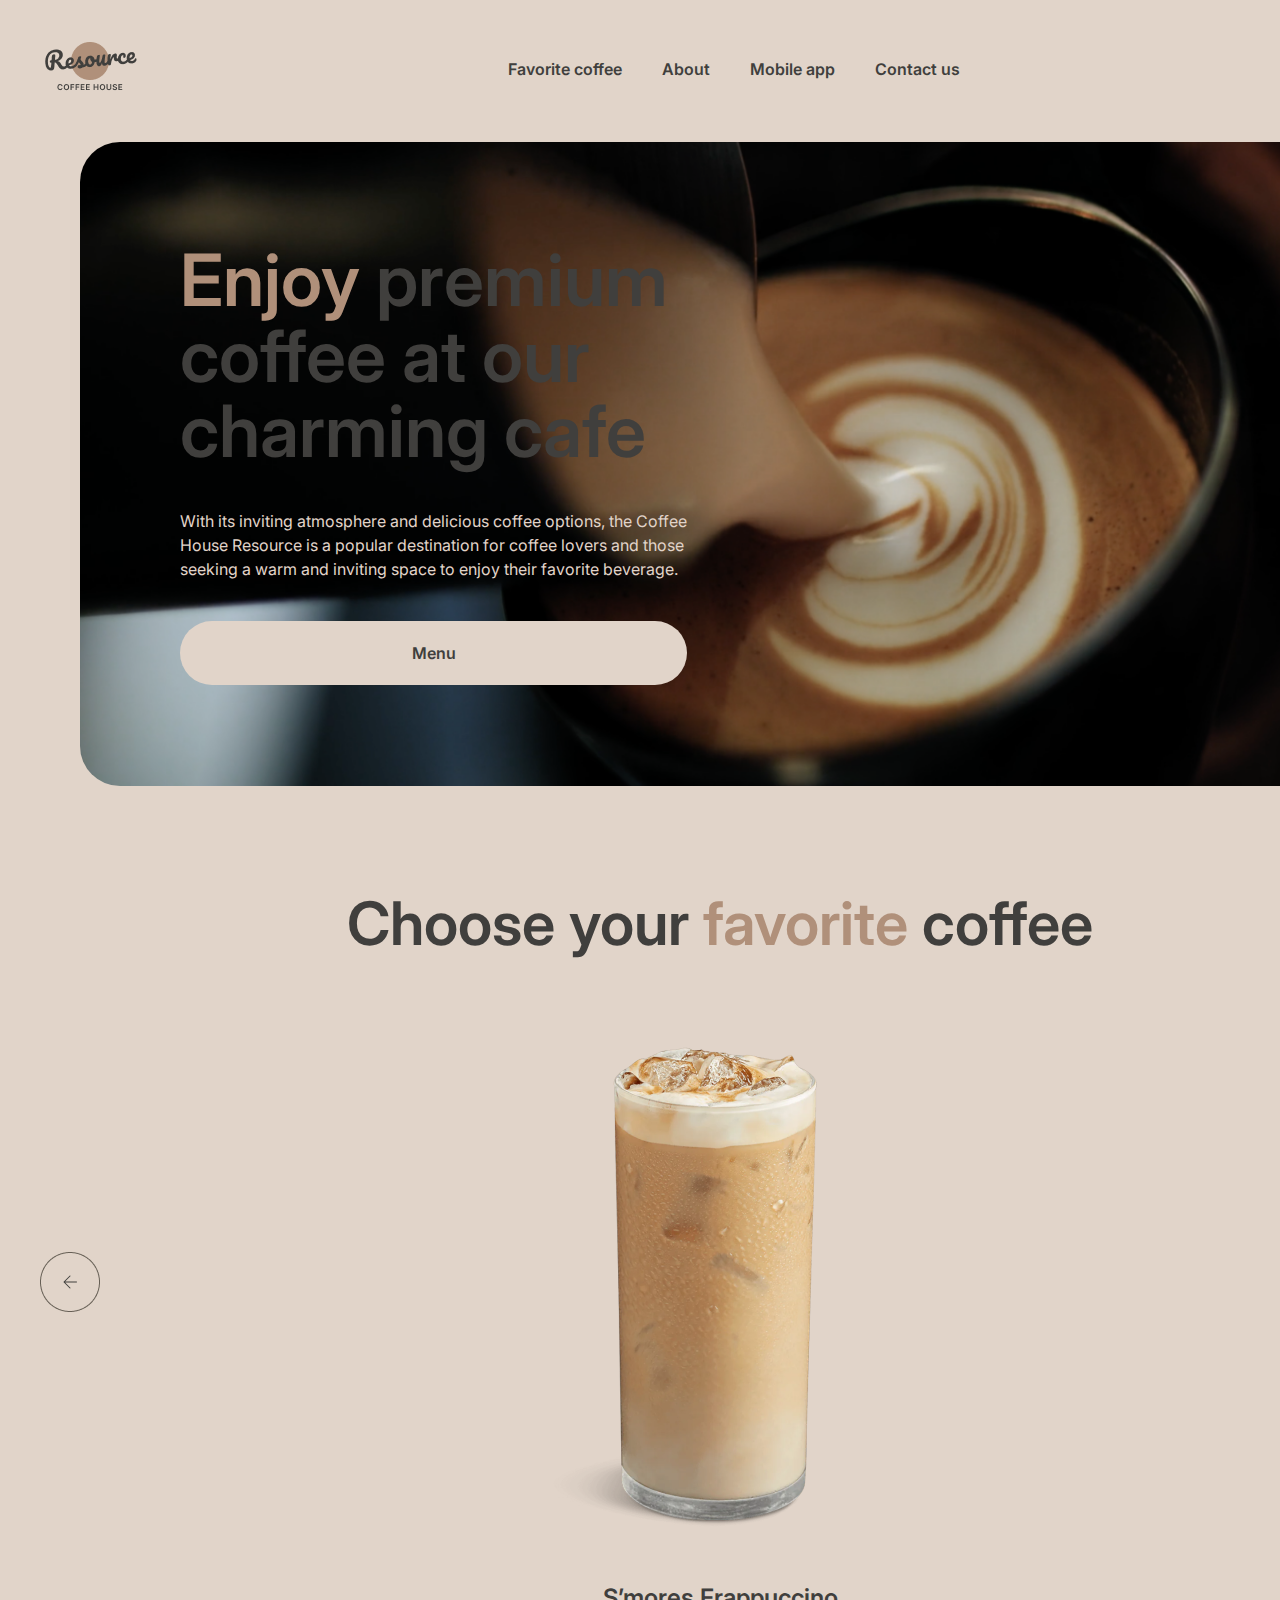
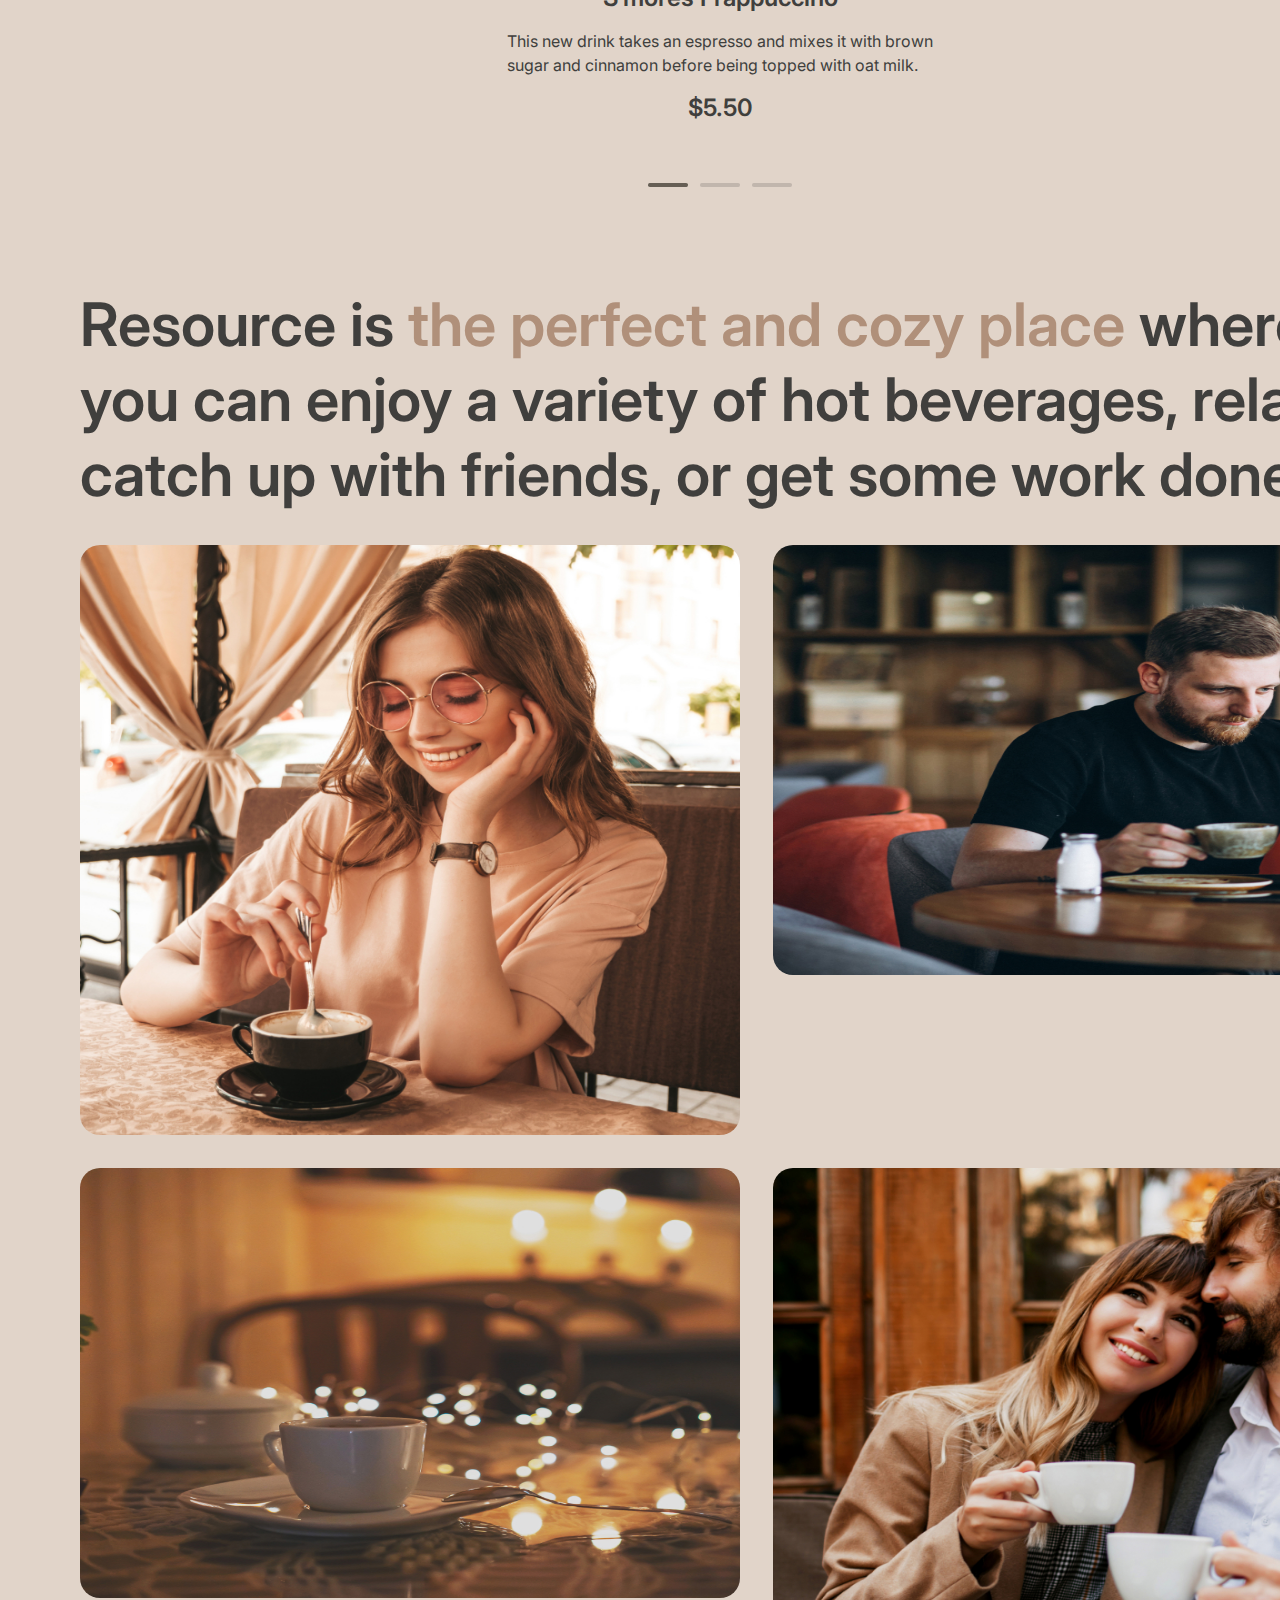
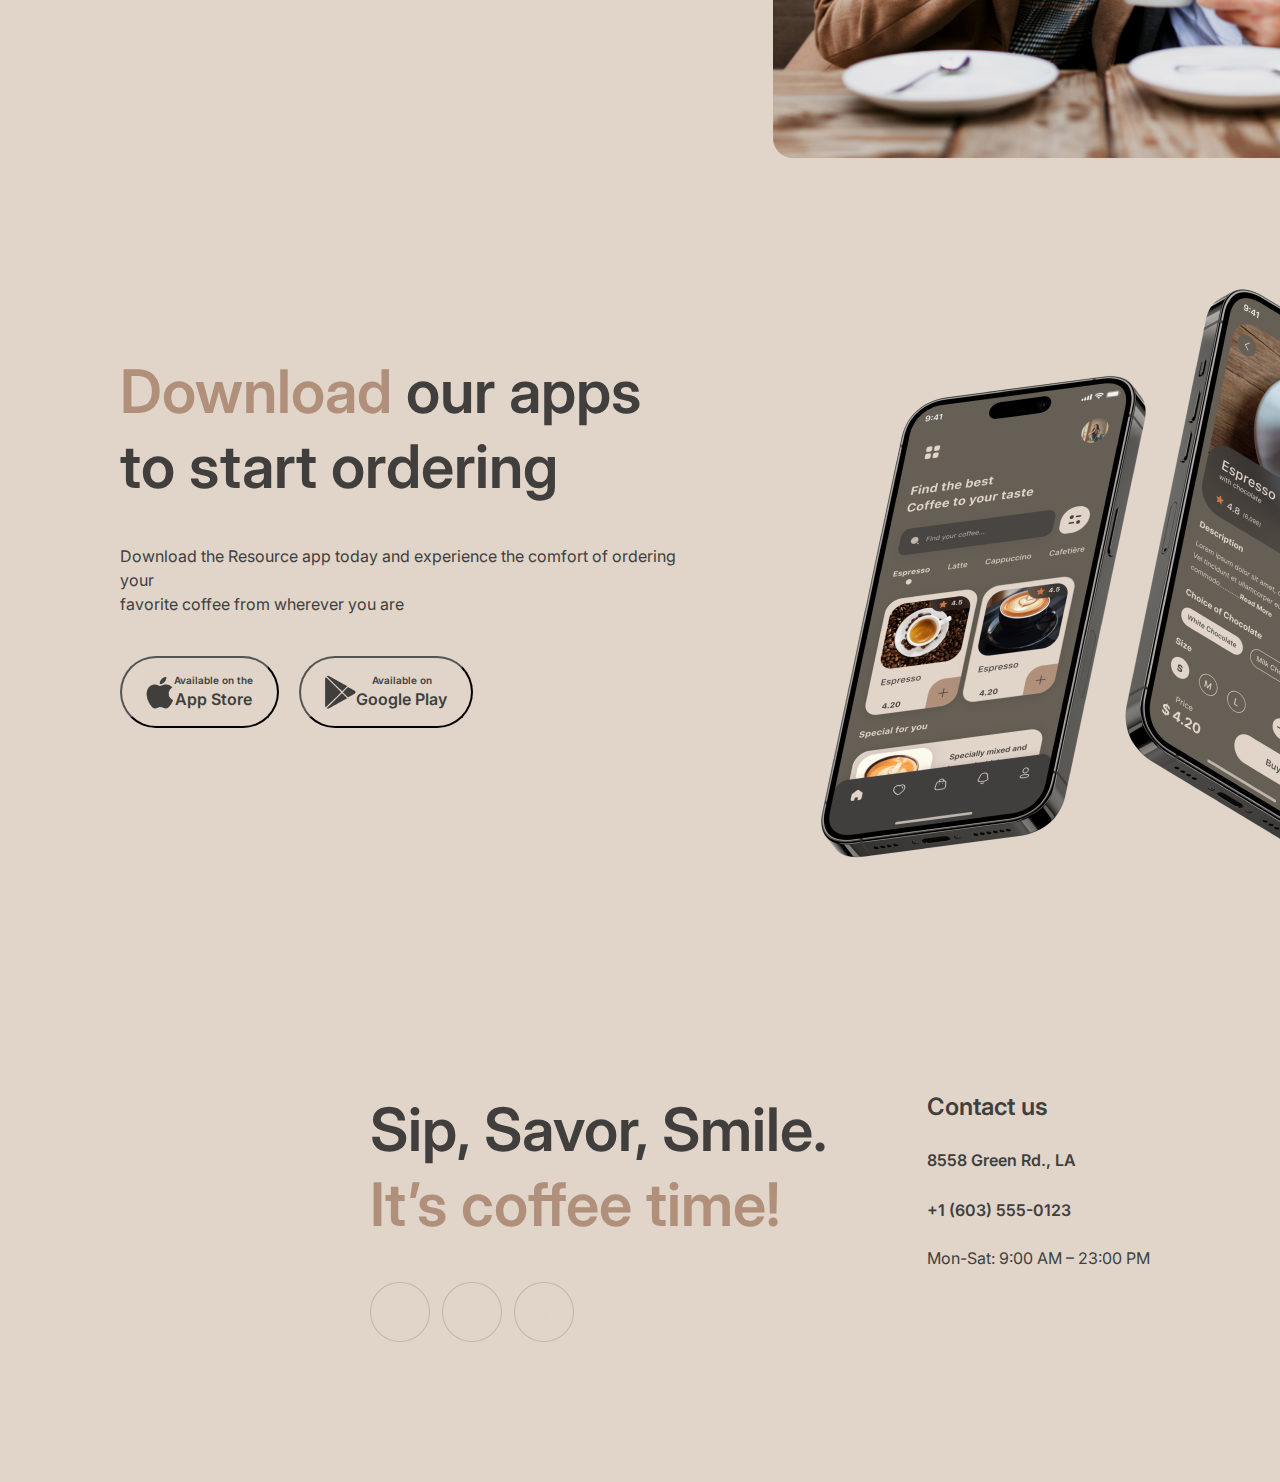
<file: index.html>
<!DOCTYPE html>
<html lang="en">
<head>
  <meta charset="UTF-8">
  <meta name="viewport" content="width=device-width, initial-scale=1.0">
  <link rel="stylesheet" href="./style.css">
  <link rel="stylesheet" href="./media.css">
  <link type="image/x-icon" href="./image/icons8-кофейные-зерна-50.png" rel="shortcut icon">
  <link type="Image/x-icon" href="./image/icons8-кофейные-зерна-50.png" rel="icon">
  <title>Coffee House</title>
  
</head>
<body>
  <header class="container">
    <nav class="nav">
      
      <a href="./"><img src="./image/header/logo-1.png" alt="logo" class="logo"></a>
      <ul class="navAbout">
        <li>Favorite coffee</li>
        <li>About</li>
        <li>Mobile app</li>
        <li>Contact us</li>
      </ul>
      <div class="navMenu">
        <a href="" >Menu </a>
      <img src="./image/header/coffee-cup.png" alt="coffee cup">
      </div>

      <div id="menuModal" class="modal">
        <div class="modal-content">
          <span class="close">&times;</span>
          <h2>Select your drink</h2>
          <button class="modal-button" onclick="selectDrink('Coffee')">Coffee</button>
          <button class="modal-button" onclick="selectDrink('Tea')">Tea</button>
          <button class="modal-button" onclick="selectDrink('Desert')">Desert</button>
        </div>
      </div>
      
    </nav>
    <div class="headerContainer" >
      <div class="headerConteinerContent">
        <h1 class="headerContainerMainText"> <span class="headerContainerEnjoy">Enjoy</span> premium <br> coffee at our <br> charming cafe</h1>
      <p class="headerContainerSimpleText">With its inviting atmosphere and delicious coffee options, the Coffee <br> House Resource is a popular destination for coffee lovers and those <br> seeking a warm and inviting space to enjoy their favorite beverage.</p>
      <button class="headerContainerButton">Menu</button>

      </div>
      
    </div>
    
  </header>
  <main class="container">
    <section class="choose">
      <p class="chooseMainText">Choose your <span class="chooseMain2">favorite</span> coffee</p>
      <div class="chooseCocktail">
        <img src="./image/choose/button-icon-dark.png" alt="" class="chooseImg">
        <img src="./image/choose/coffee-slider-1.png" alt="" >
        <img src="./image/choose/button-icon-dark (1).png" alt="" class="chooseImg">
      </div>
      <p class="chooseSmores">S’mores Frappuccino</p>
      <p class="chooseInfo">This new drink takes an espresso and mixes it with brown <br> sugar and cinnamon before being topped with oat milk.</p>
      <p class="choosePrice">$5.50</p>
      <img src="./image/choose/controls.png" alt="" class="chooseLine">
    </section>
    <section class="mid">
      <p class="midText">Resource is <span class="midText2">the perfect and cozy place</span>  where <br> you can enjoy a variety of hot beverages, relax, <br> catch up with friends, or get some work done.</p>
      <div class="midBlock">
        <img src="./image/mid/about-1 .jpg" alt="" class="midBlockImg1"><img src="./image/mid/about-3.jpg" alt="" class="midBlockImg2"><img src="./image/mid/about-2.jpg" alt="" class="midBlockImg3"><img src="./image/mid/about-4.jpg" alt="" class="midBlockImg4">
      </div>
    </section>
    <section class="container">
      <div class="download">
        <div class="downloadList">
          <p class="downloadMainText"><span class="downloadMainText2">Download</span> our apps <br> to start ordering</p>
          <p class="downloadSimpleText">Download the Resource app today and experience the comfort of ordering your <br> favorite coffee from wherever you are</p>
          <div class="downloadButtons">
            <button class="downloadButton">
              <img src="./image/download/Icon.png" alt="" class="downBtnImg"><span>
                <p class="downBtnTxt1">Available on the</p>
                <p class="downBtnTxt2">App Store</p>
              </span>
            </button>
            <button class="downloadButton">
              <img src="./image/download/Icon (1).png" alt="" class="downBtnImg"><span>
                <p class="downBtnTxt1">Available on</p>
                <p class="downBtnTxt2">Google Play</p>
              </span>
            </button>
          </div>
        </div>
        <div class="downloadPhone">
          <img src="./image/download/mobile-screens.png" alt="" class="downloadPhoneImg">
        </div>

      </div>
    </section>
  </main>
  <footer class="container">
    <div class="footerContent">
      <div class="footerContainer">
        <div class="footerRight">
          <p class="footerRightTxt">Sip, Savor, Smile. <br><span class="footerRightTxt1">It’s coffee time!</span> </p>
          <div class="footerImg">
            <img class="footerImg1" src="./image/footer/button-icon-light.png" alt="twitter">
            <img src="./image/footer/button-icon-light (1).png" alt="instagram">
            <img src="./image/footer/button-icon-light (2).png" alt="faceboock">
          </div>
        </div>
        <div class="footerLeft">
          <p class="footerLeftMainTxt">Contact us</p>
          <span class="footerContact">
            <img src="./image/footer/footerLocation.png" alt="">
            <p>8558 Green Rd.,  LA</p>
          </span>
          <span class="footerContact">
            <img src="./image/footer/footerPhone.png" alt="">
            <p>+1 (603) 555-0123</p>
          </span>
          <span class="footerContakt">
            <img src="./image/footer/footerClock.png" alt="">
            <p>Mon-Sat: 9:00 AM – 23:00 PM</p>
          </span>
        </div>
      </div>
    </div>
  </footer>

  <script>
    // Получаем элементы
    const modal = document.getElementById("menuModal");
    const menuButton = document.querySelector(".navMenu a");
    const closeButton = document.querySelector(".close");
  
    // Функция для открытия модального окна
    menuButton.onclick = function(event) {
      event.preventDefault(); // Предотвращает переход по ссылке
      modal.style.display = "block";
    }
  
    // Функция для закрытия окна
    closeButton.onclick = function() {
      modal.style.display = "none";
    }
  
    // Закрытие окна при клике вне его
    window.onclick = function(event) {
      if (event.target == modal) {
        modal.style.display = "none";
      }
    }
  
    // Функция для выбора напитка и перехода на соответствующую страницу
    function selectDrink(drink) {
      if (drink === 'Coffee') {
        window.location.href = './coffee.html'; // Переход на страницу Coffee
      } else if (drink === 'Tea') {
        window.location.href = './tea.html'; // Переход на страницу Tea
      } else if (drink === 'Desert') {
        window.location.href = './desert.html'; // Переход на страницу Desert
      }
      modal.style.display = "none";
    }
  </script>
  
  
</body>
</html>
</file>
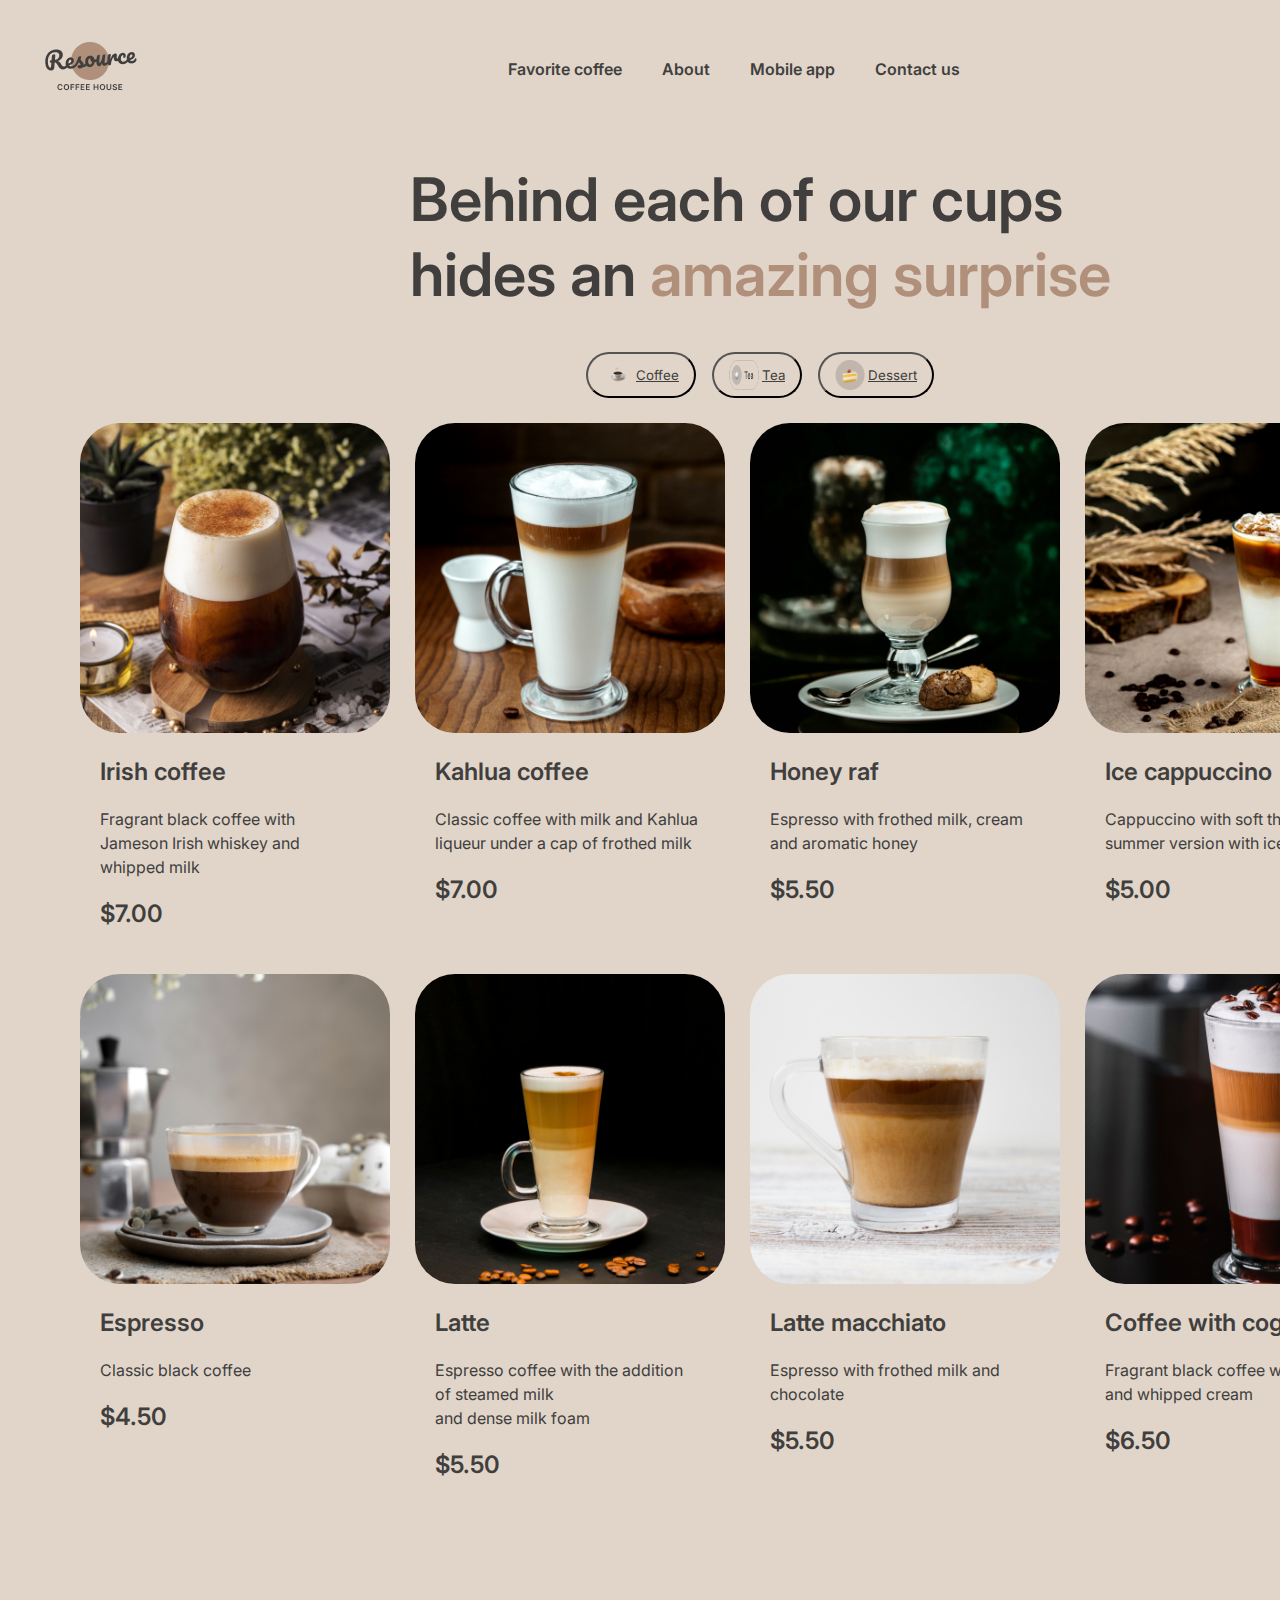
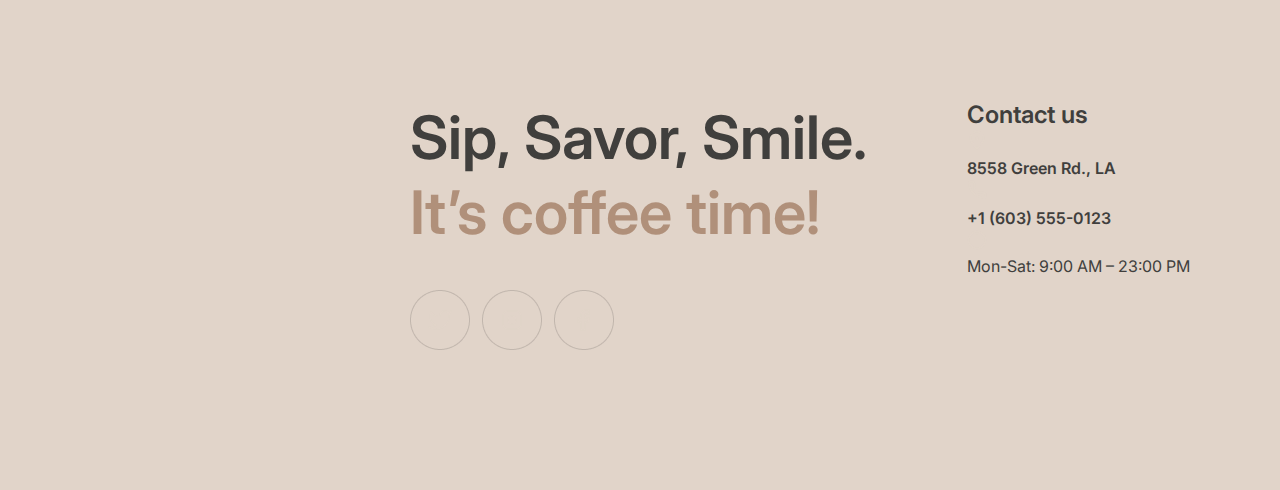
<file: coffee.html>
<!DOCTYPE html>
<html lang="en">
<head>
  <meta charset="UTF-8">
  <meta name="viewport" content="width=device-width, initial-scale=1.0">
  <link rel="stylesheet" href="./style.css">
  <link rel="stylesheet" href="./media.css">
  <link type="image/x-icon" href="./image/icons8-кофейные-зерна-50.png" rel="shortcut icon">
  <link type="Image/x-icon" href="./image/icons8-кофейные-зерна-50.png" rel="icon">
  <title>Coffee</title>
  
</head>
<body>
  <header class="container">
    <nav class="nav">
      
      <a href="./"><img src="./image/header/logo-1.png" alt="logo" class="logo"></a>
      <ul class="navAbout">
        <li>Favorite coffee</li>
        <li>About</li>
        <li>Mobile app</li>
        <li>Contact us</li>
      </ul>
      <div class="navMenu">
        <a href="" >Menu </a>
      <img src="./image/header/coffee-cup.png" alt="coffee cup">
      </div>

      <div id="menuModal" class="modal">
        <div class="modal-content">
          <span class="close">&times;</span>
          <h2>Select your drink</h2>
          <button class="modal-button" onclick="selectDrink('Coffee')">Coffee</button>
          <button class="modal-button" onclick="selectDrink('Tea')">Tea</button>
          <button class="modal-button" onclick="selectDrink('Desert')">Desert</button>
        </div>
      </div>
      
    </nav>
    
    <main class="container">
      <div class="coffeeTea">
        <p class="coffeeTeaTxt">Behind each of our cups <br> hides an <span class="coffeTeaTxt2"> amazing surprise</span></p>
        <div class="coffeeTeaButtons">
          <a href="./coffee.html"><button class="coffeeTeaButton"> <img src="./image/cofeeTea/Coffee.png" alt="coffee"> Coffee</button></a>
          <a href="./tea.html"><button class="coffeeTeaButton">  <img src="./image/cofeeTea/tea.png" alt="tea">Tea</button></a>
          <a href="./desert.html"><button class="coffeeTeaButton"><img src="./image/cofeeTea/desert.png" alt="desert">Dessert</button></a>
        </div>
      </div>

      <div class="coffee">

        <div class="coffeeCart">
          <img src="./image/coffee/coffee-1.jpg" alt="coffee1" class="coffeeCartImg">
          <p class="coffeeCartTxt1">Irish coffee</p>
          <p class="coffeeCartTxt2">Fragrant black coffee with <br> Jameson Irish whiskey and <br> whipped milk</p>
          <p class="coffeeCartPrice">$7.00</p>
        </div>

        <div class="coffeeCart">
          <img src="./image/coffee/coffee-2.jpg" alt="coffee2" class="coffeeCartImg">
          <p class="coffeeCartTxt1">Kahlua coffee</p>
          <p class="coffeeCartTxt2">Classic coffee with milk and Kahlua <br> liqueur under a cap of frothed milk</p>
          <p class="coffeeCartPrice">$7.00</p>
        </div>

        <div class="coffeeCart">
          <img src="./image/coffee/coffee-3.jpg" alt="coffee3" class="coffeeCartImg">
          <p class="coffeeCartTxt1">Honey raf</p>
          <p class="coffeeCartTxt2">Espresso with frothed milk, cream <br>and aromatic honey</p>
          <p class="coffeeCartPrice">$5.50</p>
        </div>

        <div class="coffeeCart">
          <img src="./image/coffee/coffee-4.jpg" alt="coffee4" class="coffeeCartImg">
          <p class="coffeeCartTxt1">Ice cappuccino</p>
          <p class="coffeeCartTxt2">Cappuccino with soft thick foam in <br>summer version with ice</p>
          <p class="coffeeCartPrice">$5.00</p>
        </div>

        <div class="coffeeCart">
          <img src="./image/coffee/coffee-5.jpg" alt="coffee5" class="coffeeCartImg">
          <p class="coffeeCartTxt1">Espresso</p>
          <p class="coffeeCartTxt2">Classic black coffee</p>
          <p class="coffeeCartPrice">$4.50</p>
        </div>

        <div class="coffeeCart">
          <img src="./image/coffee/coffee-6.jpg" alt="coffee6" class="coffeeCartImg">
          <p class="coffeeCartTxt1">Latte</p>
          <p class="coffeeCartTxt2">Espresso coffee with the addition <br> of steamed milk <br> and dense milk foam</p>
          <p class="coffeeCartPrice">$5.50</p>
        </div>

        <div class="coffeeCart">
          <img src="./image/coffee/coffee-7.jpg" alt="coffee7" class="coffeeCartImg">
          <p class="coffeeCartTxt1">Latte macchiato</p>
          <p class="coffeeCartTxt2">Espresso with frothed milk and <br>chocolate</p>
          <p class="coffeeCartPrice">$5.50</p>
        </div>

        <div class="coffeeCart">
          <img src="./image/coffee/coffee-8.jpg" alt="coffee8" class="coffeeCartImg">
          <p class="coffeeCartTxt1">Coffee with cognac</p>
          <p class="coffeeCartTxt2">Fragrant black coffee with cognac <br>and whipped cream</p>
          <p class="coffeeCartPrice">$6.50</p>
        </div>

      </div>

    </main>
    
  
  <footer class="container">
    <div class="footerContent">
      <div class="footerContainer">
        <div class="footerRight">
          <p class="footerRightTxt">Sip, Savor, Smile. <br><span class="footerRightTxt1">It’s coffee time!</span> </p>
          <div class="footerImg">
            <img class="footerImg1" src="./image/footer/button-icon-light.png" alt="twitter">
            <img src="./image/footer/button-icon-light (1).png" alt="instagram">
            <img src="./image/footer/button-icon-light (2).png" alt="faceboock">
          </div>
        </div>
        <div class="footerLeft">
          <p class="footerLeftMainTxt">Contact us</p>
          <span class="footerContact">
            <img src="./image/footer/footerLocation.png" alt="">
            <p>8558 Green Rd.,  LA</p>
          </span>
          <span class="footerContact">
            <img src="./image/footer/footerPhone.png" alt="">
            <p>+1 (603) 555-0123</p>
          </span>
          <span class="footerContakt">
            <img src="./image/footer/footerClock.png" alt="">
            <p>Mon-Sat: 9:00 AM – 23:00 PM</p>
          </span>
        </div>
      </div>
    </div>
  </footer>

  <script>
    // Получаем элементы
    const modal = document.getElementById("menuModal");
    const menuButton = document.querySelector(".navMenu a");
    const closeButton = document.querySelector(".close");
  
    // Функция для открытия модального окна
    menuButton.onclick = function(event) {
      event.preventDefault(); // Предотвращает переход по ссылке
      modal.style.display = "block";
    }
  
    // Функция для закрытия окна
    closeButton.onclick = function() {
      modal.style.display = "none";
    }
  
    // Закрытие окна при клике вне его
    window.onclick = function(event) {
      if (event.target == modal) {
        modal.style.display = "none";
      }
    }
  
    // Функция для выбора напитка и перехода на соответствующую страницу
    function selectDrink(drink) {
      if (drink === 'Coffee') {
        window.location.href = './coffee.html'; // Переход на страницу Coffee
      } else if (drink === 'Tea') {
        window.location.href = './tea.html'; // Переход на страницу Tea
      } else if (drink === 'Desert') {
        window.location.href = './desert.html'; // Переход на страницу Desert
      }
      modal.style.display = "none";
    }
  </script>
  
  
</body>
</html>
</file>
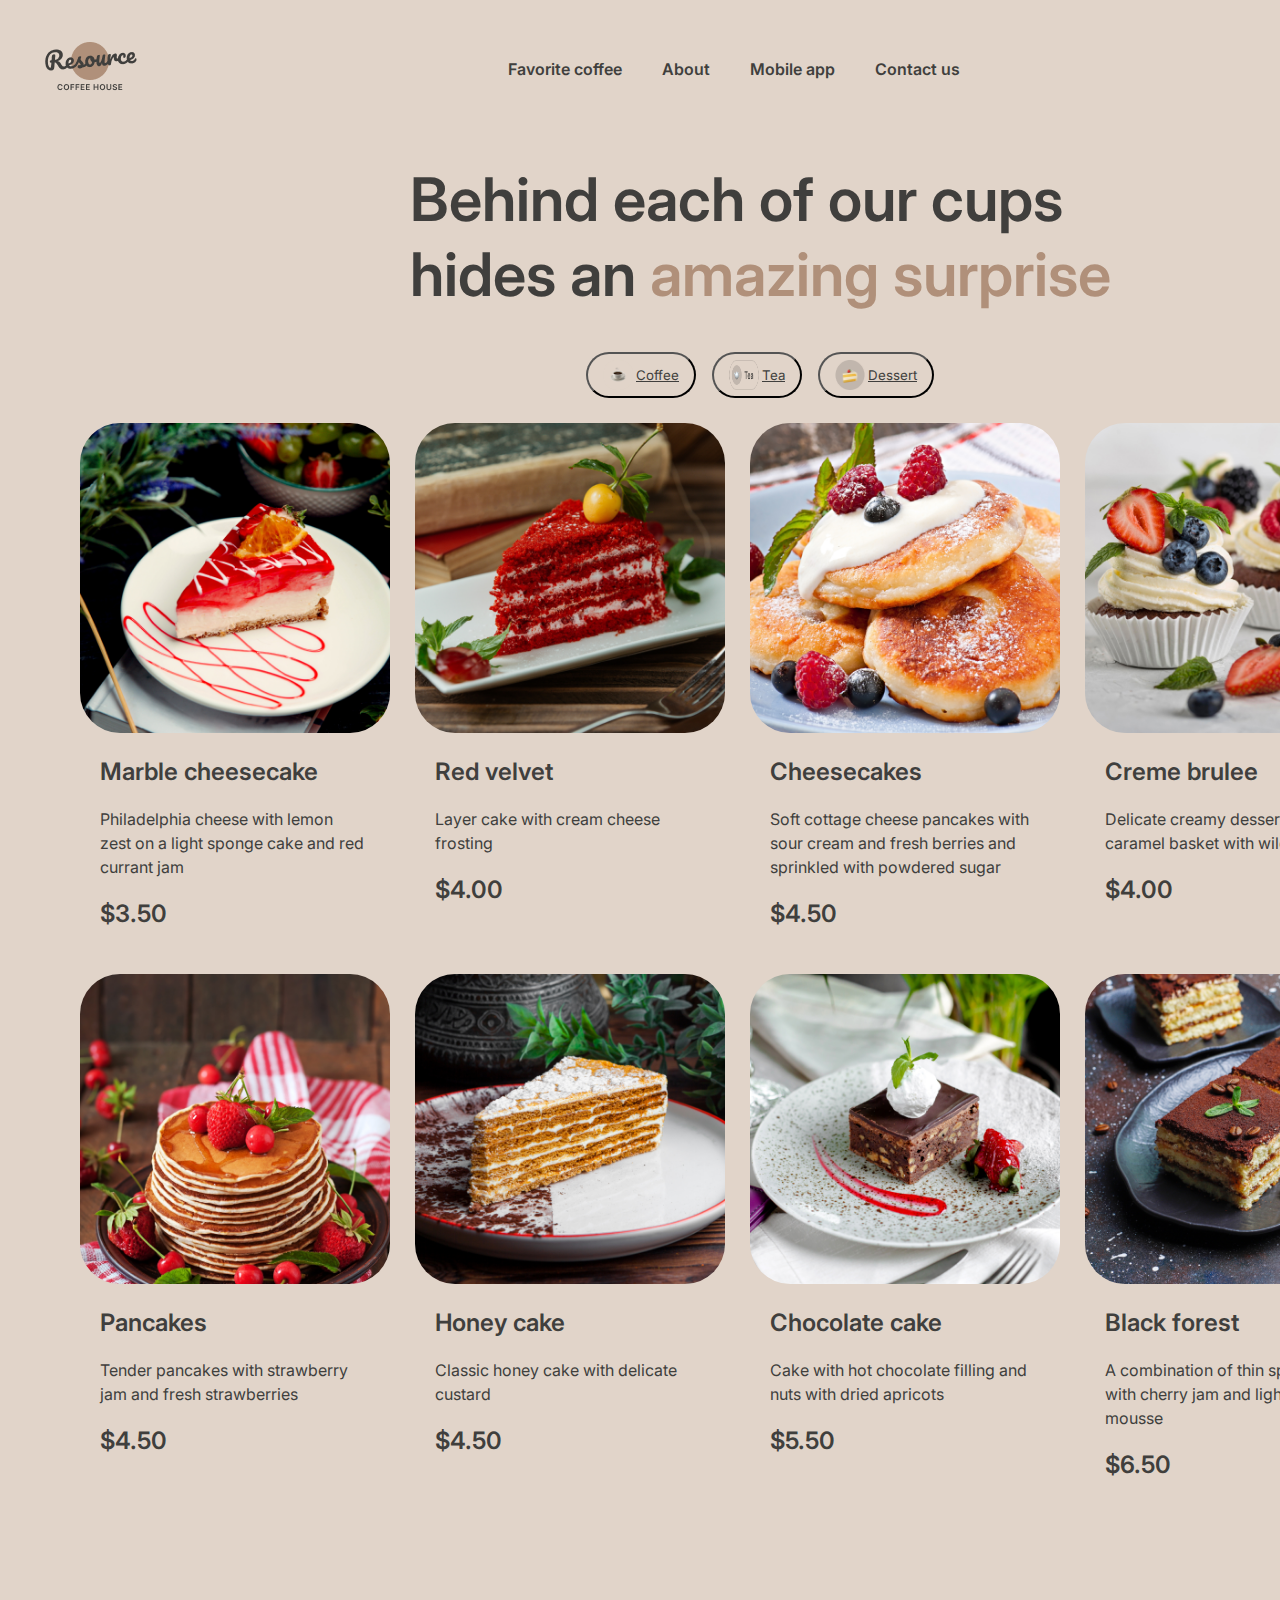
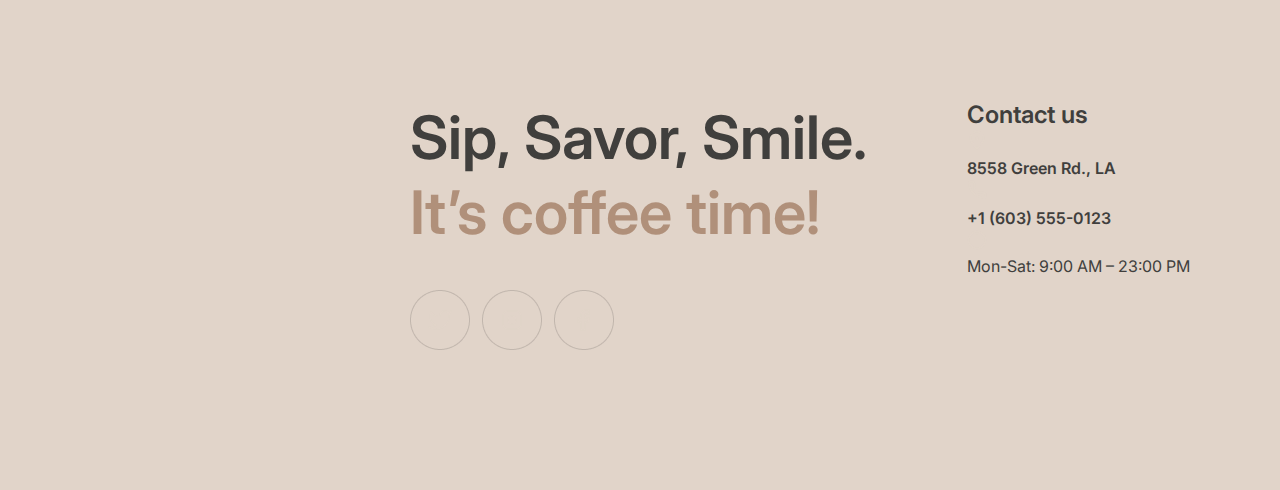
<file: desert.html>
<!DOCTYPE html>
<html lang="en">
<head>
  <meta charset="UTF-8">
  <meta name="viewport" content="width=device-width, initial-scale=1.0">
  <link rel="stylesheet" href="./style.css">
  <link rel="stylesheet" href="./media.css">
  <link type="image/x-icon" href="./image/icons8-кофейные-зерна-50.png" rel="shortcut icon">
  <link type="Image/x-icon" href="./image/icons8-кофейные-зерна-50.png" rel="icon">
  <title>Desert</title>
  
</head>
<body>
  <header class="container">
    <nav class="nav">
      <a href="./"><img src="./image/header/logo-1.png" alt="logo" class="logo"></a>
      
      <ul class="navAbout">
        <li>Favorite coffee</li>
        <li>About</li>
        <li>Mobile app</li>
        <li>Contact us</li>
      </ul>
      <div class="navMenu">
        <a href="" >Menu </a>
      <img src="./image/header/coffee-cup.png" alt="coffee cup">
      </div>

      <div id="menuModal" class="modal">
        <div class="modal-content">
          <span class="close">&times;</span>
          <h2>Select your drink</h2>
          <button class="modal-button" onclick="selectDrink('Coffee')">Coffee</button>
          <button class="modal-button" onclick="selectDrink('Tea')">Tea</button>
          <button class="modal-button" onclick="selectDrink('Desert')">Desert</button>
        </div>
      </div>
      
    </nav>
    
    <main class="container">

      <div class="coffeeTea">
        <p class="coffeeTeaTxt">Behind each of our cups <br> hides an <span class="coffeTeaTxt2"> amazing surprise</span></p>
        <div class="coffeeTeaButtons">
          <a href="./coffee.html"><button class="coffeeTeaButton"> <img src="./image/cofeeTea/Coffee.png" alt="coffee"> Coffee</button></a>
          <a href="./tea.html"><button class="coffeeTeaButton">  <img src="./image/cofeeTea/tea.png" alt="tea">Tea</button></a>
          <a href="./desert.html"><button class="coffeeTeaButton"><img src="./image/cofeeTea/desert.png" alt="desert">Dessert</button></a>
        </div>
      </div>

      <div class="desert">

        <div class="desertCart">
          <img src="./image/desert/dessert-1.png" alt="desert1" class="desertCartImg">
          <p class="desertCartTxt1">Marble cheesecake</p>
          <p class="desertCartTxt2">Philadelphia cheese with lemon <br> zest on a light sponge cake and red <br> currant jam</p>
          <p class="desertCartPrice">$3.50</p>
        </div>

        <div class="desertCart">
          <img src="./image/desert/dessert-2.png" alt="desert2" class="desertCartImg">
          <p class="desertCartTxt1">Red velvet</p>
          <p class="desertCartTxt2">Layer cake with cream cheese <br>frosting</p>
          <p class="desertCartPrice">$4.00</p>
        </div>

        <div class="desertCart">
          <img src="./image/desert/dessert-3.png" alt="desert3" class="desertCartImg">
          <p class="desertCartTxt1">Cheesecakes</p>
          <p class="desertCartTxt2">Soft cottage cheese pancakes with <br> sour cream and fresh berries and <br> sprinkled with powdered sugar</p>
          <p class="desertCartPrice">$4.50</p>
        </div>

        <div class="desertCart">
          <img src="./image/desert/dessert-4.png" alt="desert4" class="desertCartImg">
          <p class="desertCartTxt1">Creme brulee</p>
          <p class="desertCartTxt2">Delicate creamy dessert in a <br> caramel basket with wild berries</p>
          <p class="desertCartPrice">$4.00</p>
        </div>

        <div class="desertCart">
          <img src="./image/desert/dessert-5.png" alt="desert5" class="desertCartImg">
          <p class="desertCartTxt1">Pancakes</p>
          <p class="desertCartTxt2">Tender pancakes with strawberry <br> jam and fresh strawberries</p>
          <p class="desertCartPrice">$4.50</p>
        </div>

        <div class="desertCart">
          <img src="./image/desert/dessert-6.png" alt="desert6" class="desertCartImg">
          <p class="desertCartTxt1">Honey cake</p>
          <p class="desertCartTxt2">Classic honey cake with delicate <br>custard</p>
          <p class="desertCartPrice">$4.50</p>
        </div>

        <div class="desertCart">
          <img src="./image/desert/dessert-7.png" alt="desert7" class="desertCartImg">
          <p class="desertCartTxt1">Chocolate cake</p>
          <p class="desertCartTxt2">Cake with hot chocolate filling and <br> nuts with dried apricots</p>
          <p class="desertCartPrice">$5.50</p>
        </div>

        <div class="desertCart">
          <img src="./image/desert/dessert-8.png" alt="desert8" class="desertCartImg">
          <p class="desertCartTxt1">Black forest</p>
          <p class="desertCartTxt2">A combination of thin sponge cake <br>with cherry jam and light chocolate <br>mousse</p>
          <p class="desertCartPrice">$6.50</p>
        </div>

        

      </div>

    </main>
    
  
  <footer class="container">
    <div class="footerContent">
      <div class="footerContainer">
        <div class="footerRight">
          <p class="footerRightTxt">Sip, Savor, Smile. <br><span class="footerRightTxt1">It’s coffee time!</span> </p>
          <div class="footerImg">
            <img class="footerImg1" src="./image/footer/button-icon-light.png" alt="twitter">
            <img src="./image/footer/button-icon-light (1).png" alt="instagram">
            <img src="./image/footer/button-icon-light (2).png" alt="faceboock">
          </div>
        </div>
        <div class="footerLeft">
          <p class="footerLeftMainTxt">Contact us</p>
          <span class="footerContact">
            <img src="./image/footer/footerLocation.png" alt="">
            <p>8558 Green Rd.,  LA</p>
          </span>
          <span class="footerContact">
            <img src="./image/footer/footerPhone.png" alt="">
            <p>+1 (603) 555-0123</p>
          </span>
          <span class="footerContakt">
            <img src="./image/footer/footerClock.png" alt="">
            <p>Mon-Sat: 9:00 AM – 23:00 PM</p>
          </span>
        </div>
      </div>
    </div>
  </footer>

  <script>
    // Получаем элементы
    const modal = document.getElementById("menuModal");
    const menuButton = document.querySelector(".navMenu a");
    const closeButton = document.querySelector(".close");
  
    // Функция для открытия модального окна
    menuButton.onclick = function(event) {
      event.preventDefault(); // Предотвращает переход по ссылке
      modal.style.display = "block";
    }
  
    // Функция для закрытия окна
    closeButton.onclick = function() {
      modal.style.display = "none";
    }
  
    // Закрытие окна при клике вне его
    window.onclick = function(event) {
      if (event.target == modal) {
        modal.style.display = "none";
      }
    }
  
    // Функция для выбора напитка и перехода на соответствующую страницу
    function selectDrink(drink) {
      if (drink === 'Coffee') {
        window.location.href = './coffee.html'; // Переход на страницу Coffee
      } else if (drink === 'Tea') {
        window.location.href = './tea.html'; // Переход на страницу Tea
      } else if (drink === 'Desert') {
        window.location.href = './desert.html'; // Переход на страницу Desert
      }
      modal.style.display = "none";
    }
  </script>
  
  
</body>
</html>
</file>
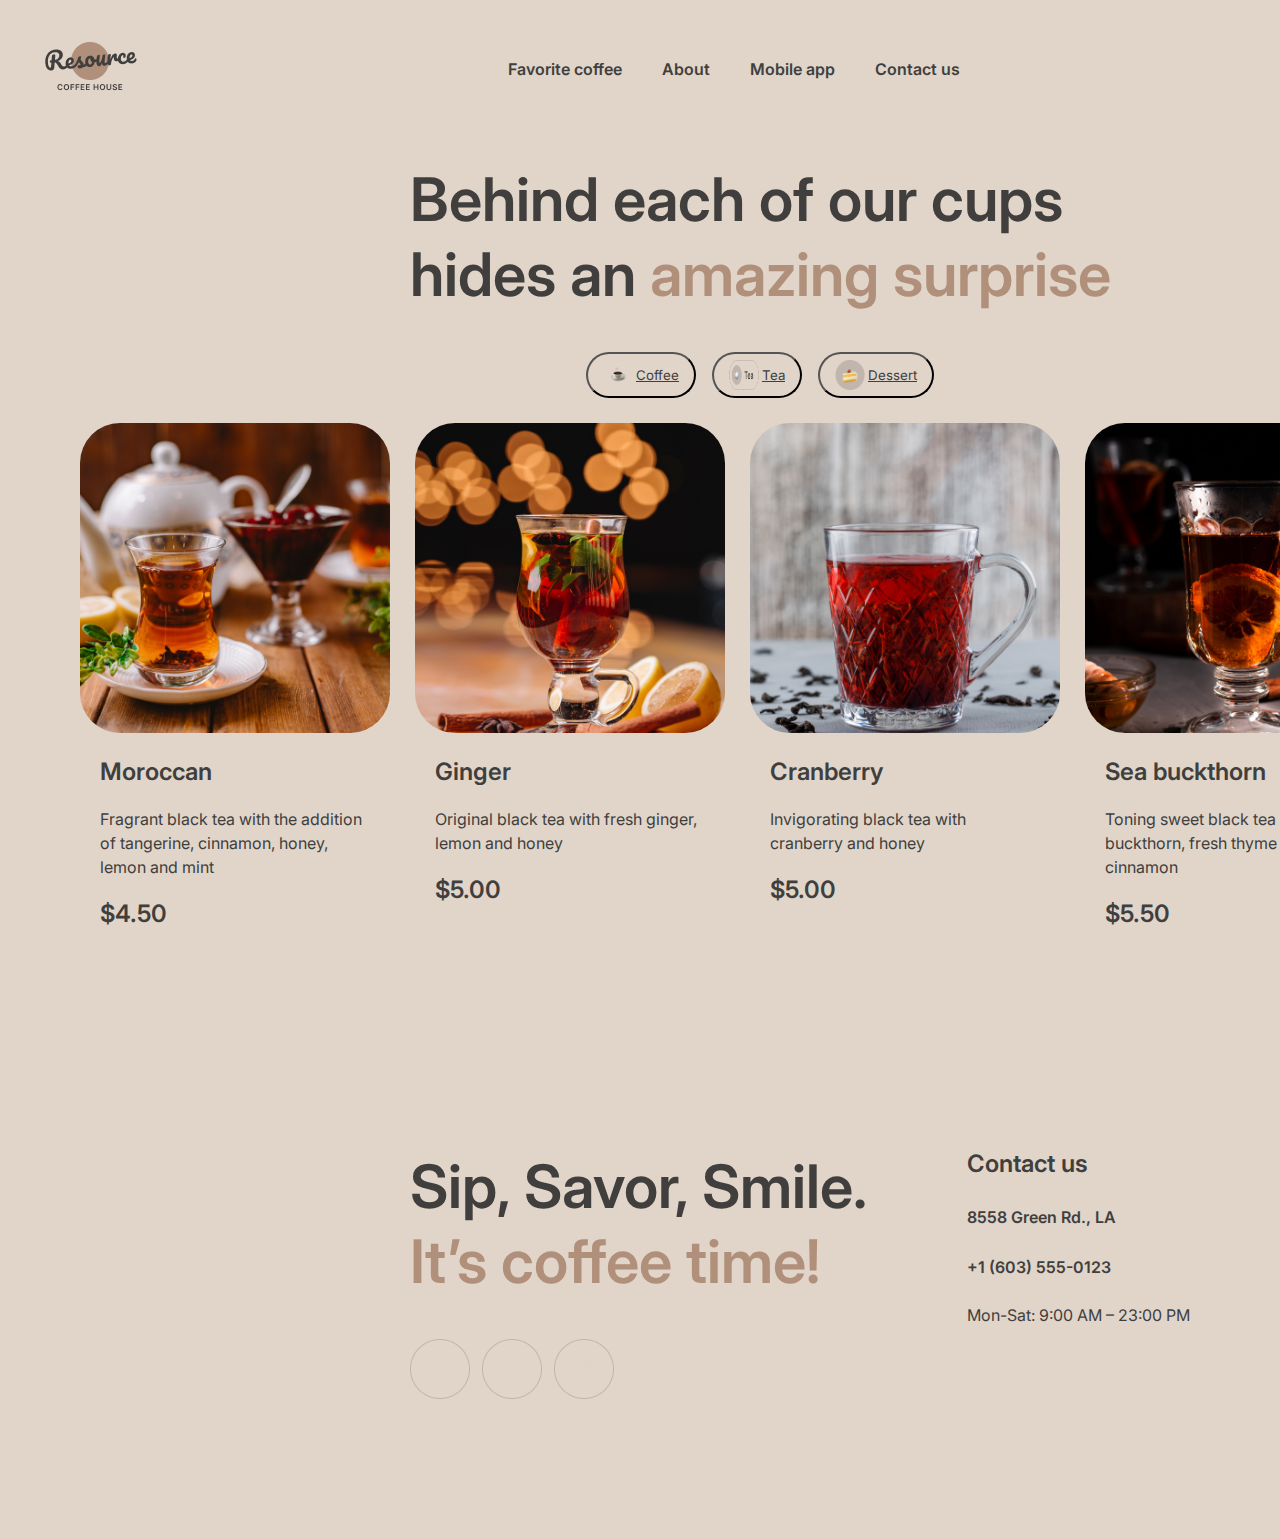
<file: tea.html>
<!DOCTYPE html>
<html lang="en">
<head>
  <meta charset="UTF-8">
  <meta name="viewport" content="width=device-width, initial-scale=1.0">
  <link rel="stylesheet" href="./style.css">
  <link rel="stylesheet" href="./media.css">
  <link type="image/x-icon" href="./image/icons8-кофейные-зерна-50.png" rel="shortcut icon">
  <link type="Image/x-icon" href="./image/icons8-кофейные-зерна-50.png" rel="icon">
  <title>Coffee</title>
  
</head>
<body>
  <header class="container">
    <nav class="nav">
      
      <a href="./"><img src="./image/header/logo-1.png" alt="logo" class="logo"></a>
      <ul class="navAbout">
        <li>Favorite coffee</li>
        <li>About</li>
        <li>Mobile app</li>
        <li>Contact us</li>
      </ul>
      <div class="navMenu">
        <a href="" >Menu </a>
      <img src="./image/header/coffee-cup.png" alt="coffee cup">
      </div>

      <div id="menuModal" class="modal">
        <div class="modal-content">
          <span class="close">&times;</span>
          <h2>Select your drink</h2>
          <button class="modal-button" onclick="selectDrink('Coffee')">Coffee</button>
          <button class="modal-button" onclick="selectDrink('Tea')">Tea</button>
          <button class="modal-button" onclick="selectDrink('Desert')">Desert</button>
        </div>
      </div>
      
    </nav>
    
    <main class="container">

      <div class="coffeeTea">
        <p class="coffeeTeaTxt">Behind each of our cups <br> hides an <span class="coffeTeaTxt2"> amazing surprise</span></p>
        <div class="coffeeTeaButtons">
          <a href="./coffee.html"><button class="coffeeTeaButton"> <img src="./image/cofeeTea/Coffee.png" alt="coffee"> Coffee</button></a>
          <a href="./tea.html"><button class="coffeeTeaButton">  <img src="./image/cofeeTea/tea.png" alt="tea">Tea</button></a>
          <a href="./desert.html"><button class="coffeeTeaButton"><img src="./image/cofeeTea/desert.png" alt="desert">Dessert</button></a>
        </div>
      </div>

      <div class="tea">

        <div class="teaCart">
          <img src="./image/tea/tea-1.png" alt="tea1" class="teaCartImg">
          <p class="teaCartTxt1">Moroccan</p>
          <p class="teaCartTxt2">Fragrant black tea with the addition <br> of tangerine, cinnamon, honey,<br> lemon and mint</p>
          <p class="teaCartPrice">$4.50</p>
        </div>

        <div class="teaCart">
          <img src="./image/tea/tea-2.png" alt="tea2" class="teaCartImg">
          <p class="teaCartTxt1">Ginger</p>
          <p class="teaCartTxt2">Original black tea with fresh ginger, <br>lemon and honey</p>
          <p class="teaCartPrice">$5.00</p>
        </div>

        <div class="teaCart">
          <img src="./image/tea/tea-3.png" alt="tea3" class="teaCartImg">
          <p class="teaCartTxt1">Cranberry</p>
          <p class="teaCartTxt2">Invigorating black tea with <br> cranberry and honey</p>
          <p class="teaCartPrice">$5.00</p>
        </div>

        <div class="teaCart">
          <img src="./image/tea/tea-4.png" alt="tea4" class="teaCartImg">
          <p class="teaCartTxt1">Sea buckthorn</p>
          <p class="teaCartTxt2">Toning sweet black tea with sea <br>buckthorn, fresh thyme and <br> cinnamon</p>
          <p class="teaCartPrice">$5.50</p>
        </div>

        

      </div>

    </main>
    
  
  <footer class="container">
    <div class="footerContent">
      <div class="footerContainer">
        <div class="footerRight">
          <p class="footerRightTxt">Sip, Savor, Smile. <br><span class="footerRightTxt1">It’s coffee time!</span> </p>
          <div class="footerImg">
            <img class="footerImg1" src="./image/footer/button-icon-light.png" alt="twitter">
            <img src="./image/footer/button-icon-light (1).png" alt="instagram">
            <img src="./image/footer/button-icon-light (2).png" alt="faceboock">
          </div>
        </div>
        <div class="footerLeft">
          <p class="footerLeftMainTxt">Contact us</p>
          <span class="footerContact">
            <img src="./image/footer/footerLocation.png" alt="">
            <p>8558 Green Rd.,  LA</p>
          </span>
          <span class="footerContact">
            <img src="./image/footer/footerPhone.png" alt="">
            <p>+1 (603) 555-0123</p>
          </span>
          <span class="footerContakt">
            <img src="./image/footer/footerClock.png" alt="">
            <p>Mon-Sat: 9:00 AM – 23:00 PM</p>
          </span>
        </div>
      </div>
    </div>
  </footer>

  <script>
    // Получаем элементы
    const modal = document.getElementById("menuModal");
    const menuButton = document.querySelector(".navMenu a");
    const closeButton = document.querySelector(".close");
  
    // Функция для открытия модального окна
    menuButton.onclick = function(event) {
      event.preventDefault(); // Предотвращает переход по ссылке
      modal.style.display = "block";
    }
  
    // Функция для закрытия окна
    closeButton.onclick = function() {
      modal.style.display = "none";
    }
  
    // Закрытие окна при клике вне его
    window.onclick = function(event) {
      if (event.target == modal) {
        modal.style.display = "none";
      }
    }
  
    // Функция для выбора напитка и перехода на соответствующую страницу
    function selectDrink(drink) {
      if (drink === 'Coffee') {
        window.location.href = './coffee.html'; // Переход на страницу Coffee
      } else if (drink === 'Tea') {
        window.location.href = './tea.html'; // Переход на страницу Tea
      } else if (drink === 'Desert') {
        window.location.href = './desert.html'; // Переход на страницу Desert
      }
      modal.style.display = "none";
    }
  </script>
  
  
</body>
</html>
</file>
<file: style.css>
@import url('https://fonts.googleapis.com/css2?family=Inter:ital,opsz,wght@0,14..32,100..900;1,14..32,100..900&display=swap');


* {
  box-sizing: border-box;
  margin: 0;
  padding: 0;
  font-family: "Inter", sans-serif;
  color: #403F3D;
  background-color: #E1D4C9;
}


.container {
  width: 1440px;
  padding: 0 40px;
  margin: 0 auto;
}


/* header */



.nav {
  display: flex;
  justify-content: space-between;
  align-items: center;
  font-family: Inter;
  font-size: 16px;
  font-weight: 600;
  line-height: 150%;
}

.logo {
  width: 100px;
  height: 60px;
}

nav {
  margin: 36px 0 40px 0;
  
}

.navAbout {
  display: flex;
  gap: 40px;
  list-style: none;
}



.modal {
  display: none; 
  position: fixed;
  z-index: 1;
  left: 0;
  top: 0;
  width: 100%;
  height: 100%;
  background-color: rgba(0,0,0,0.5); 
}

.modal-content {
  background-color: #E1D4C9;
  margin: 15% auto;
  padding: 20px;
  border-radius: 10px;
  width: 300px;
  text-align: center;
}

.modal-button {
  padding: 10px 20px;
  margin: 10px;
  background-color: #403F3D;
  color: #fff;
  border: none;
  cursor: pointer;
  border-radius: 5px;
}

.close {
  color: #aaa;
  float: right;
  font-size: 28px;
  font-weight: bold;
}

.close:hover,
.close:focus {
  color: #000;
  text-decoration: none;
  cursor: pointer;
}


.navMenu {
  display: flex;
  align-items: center;
  gap: 8px;
}

.navMenu a {
  text-decoration: none;
}

.navMenu img {
  width: 20px;
  height: 20px;
}

.headerContainer {
  background-image: url(./image/header/img-hero.png);
  width: 1360px;
  height: 644px;
  background-size: cover;
  border-radius: 40px;
  position: relative;
  margin: 0 40px;
}

.headerConteinerContent {
  position: absolute;
  background: none;
  margin: 100px;
  display: flex;
  flex-direction: column;
  gap: 40px;
}

.headerContainerMainText {
  
  background: none;
  font-family: Inter;
  font-size: 72px;
  font-weight: 600;
  line-height: 105%;
}

.headerContainerEnjoy {
  color: #B0907A;
  background: none;


}

.headerContainerSimpleText {
  
  background: none;
  color: rgb(225, 212, 201);
  font-family: Inter;
  font-size: 16px;
  font-weight: 400;
  line-height: 150%;
}

.headerContainerButton {
  border-radius: 100px;
  color: rgb(64, 63, 61);
  font-family: Inter;
  font-size: 16px;
  font-weight: 600;
  line-height: 150%;
  border: none;
  padding: 20px  ;

}


/* choose */

.choose {
  display: flex
  ;
  flex-direction: column;
  align-items: center;
  gap: 16px;
  margin: 100px 0;
}

.chooseMainText {
  font-size: 60px;
  font-weight: 600;
  line-height: 125%;
  margin-bottom: 40px;
}

.chooseMain2 {
  color: #B0907A;
}

.chooseCocktail {
  display: flex;
  justify-content: space-between;
  width: 100%;
  align-items: center;
  margin-bottom: 20px;
}

.chooseImg {
  width: 60px;
  height: 60px;
}

.chooseSmores {
  font-size: 24px;
  font-weight: 600;
  line-height: 125%;
}

.chooseInfo {
  font-size: 16px;
  font-weight: 400;
  line-height: 150%;
}

.choosePrice {
  font-size: 24px;
  font-weight: 600;
  line-height: 125%;
  margin-bottom: 44px;
}


/* mid */

.midText {
  font-size: 60px;
  font-weight: 600;
  line-height: 125%;
}

.midText2 {
  color: #B0907A;
}


.midBlock {
  
  display: grid;
  grid-template-columns: repeat(2, 1fr); 
  grid-template-rows: repeat(2, auto);  
  gap: 33px; 
  margin: 33px 0;
  
}



.midBlockImg1{
  width: 660px;
  height: 590px;
  border-radius: 20px;
}

.midBlockImg2{
  width: 660px;
  height: 430px;
  border-radius: 20px;
  
}

.midBlockImg3{
  width: 660px;
  height: 430px;
  border-radius: 20px;
}


.midBlockImg4{
  width: 660px;
  height: 590px;
  border-radius: 20px;
}



.mid {
  gap: 100px;
  margin: 32px 40px 100px 40px;
}


/* download */

.download {
  display: flex;
  
}


.downloadMainText {
  font-size: 60px;
  font-weight: 600;
  line-height: 125%;
  margin: 96px 100px 40px 40px;
}

.downloadMainText2 {
  color: #B0907A;
}

.downloadSimpleText {
  font-size: 16px;
  font-weight: 400;
  line-height: 150%;
  margin: 40px 100px 40px 40px;
}


.downloadButtons {
  display: flex;
  gap: 20px;
  margin: 40px 310px 144px 40px;

}

.downloadButton {
  display: flex;
  justify-content: space-evenly;
  align-items: center;
  border-radius: 100px;
  padding: 15px 24px;
}


.downBtnTxt1 {
  font-size: 10px;
  font-weight: 600;
  line-height: 140%;
}

.downBtnTxt2 {
  font-size: 16px;
  font-weight: 600;
  line-height: 150%;
}



/* footer */

.footerContent {
  width: 100%;
  height: 450px;
  background: #665F55;
  border-radius: 40px;
  margin: 100px 40px 40px 40px;
}

.footerContainer {
  display: flex;
  justify-content: center;
  gap: 100px;
  padding: 100px;
}

.footerRightTxt {
  font-size: 60px;
  font-weight: 600;
  line-height: 125%;
  margin-bottom: 40px;
}

.footerRightTxt1 {
  color: #B0907A;
}

.footerImg {
  display: flex;
  gap: 12px;
}

.footerLeftMainTxt {
  font-size: 24px;
  font-weight: 600;
  line-height: 125%;
}

.footerContact {
  font-size: 16px;
  font-weight: 600;
  line-height: 150%;
}

/* coffeTea */

.coffeeTea {
  display: flex;
  flex-direction: column;
  align-items: center;
}

.coffeeTeaTxt {
  font-size: 60px;
  font-weight: 600;
  line-height: 125%;
  margin: 20px 0 40px 0;
}

.coffeTeaTxt2 {
  color: #B0907A;
}

.coffeeTeaButtons {
  display: flex;
  gap: 16px;
}

.coffeeTeaButton{
  display: flex;
  align-items: center;
  gap: 3px;
  border-radius: 100px;
  padding:6px 15px;
  cursor: pointer;

}

.coffeeTeaButton img {
  width: 30px;
  height: 30px;
}


/* coffee */

.coffee {
  display: flex;
  flex-wrap: wrap;
  gap: 25px;
  margin: 25px 0 100px 0;
}

.coffeeCartImg {
  width: 310px;
  height: 310px;
  border-radius: 40px;
}

.coffeeCartTxt1 {
  font-size: 24px;
  font-weight: 600;
  line-height: 125%;
  margin: 20px;
}

.coffeeCartTxt2 {
  font-size: 16px;
  font-weight: 400;
  line-height: 150%;
  margin: 20px;
}

.coffeeCartPrice {
  font-size: 24px;
  font-weight: 600;
  line-height: 125%;
  margin: 20px;
}


/* tea */

.tea {
  display: flex;
  flex-wrap: wrap;
  gap: 25px;
  margin: 25px 0 100px 0;
}

.teaCartImg {
  width: 310px;
  height: 310px;
  border-radius: 40px;
}

.teaCartTxt1 {
  font-size: 24px;
  font-weight: 600;
  line-height: 125%;
  margin: 20px;
}

.teaCartTxt2 {
  font-size: 16px;
  font-weight: 400;
  line-height: 150%;
  margin: 20px;
}

.teaCartPrice {
  font-size: 24px;
  font-weight: 600;
  line-height: 125%;
  margin: 20px;
}

/* desert */


.desert {
  display: flex;
  flex-wrap: wrap;
  gap: 25px;
  margin: 25px 0 100px 0;
}

.desertCartImg {
  width: 310px;
  height: 310px;
  border-radius: 40px;
}

.desertCartTxt1 {
  font-size: 24px;
  font-weight: 600;
  line-height: 125%;
  margin: 20px;
}

.desertCartTxt2 {
  font-size: 16px;
  font-weight: 400;
  line-height: 150%;
  margin: 20px;
}

.desertCartPrice {
  font-size: 24px;
  font-weight: 600;
  line-height: 125%;
  margin: 20px;
}
</file>
<file: media.css>
@media  screen and (max-width: 768px) {

  body {
    padding: 0;
    
}

.container {
  width: 756px;
  padding: 0 40px;
  margin: 0 auto;
}

/* header */

.headerContainer {
  background-image: url(./image/header/img-hero.png);
  width: 688px;
  height: 644px;
  background-size: cover;
  border-radius: 40px;
  position: relative;
  margin: 0 20px;
}


.nav {
  width: 680px;
}

/* choose */

.choose {
  display: flex
  ;
  flex-direction: column;
  align-items: center;
  gap: 16px;
  margin: 100px 0;
  width: 760px;
}

/* mid */

.mid {
  width: 756px;
}

.midBlock {
  display: flex;
  flex-direction: column;
}

/* download */

.download {
  width: 756px;
  display: flex;
  flex-direction: column;
}

.footerContainer {
  display: flex;
  flex-direction: column;
}

}






@media  screen and (max-width: 400px) {

  body {
    padding: 0;
}

.container {
  width: 768px;
  padding: 0 40px;
  margin: 0 auto;
}
}
</file>
